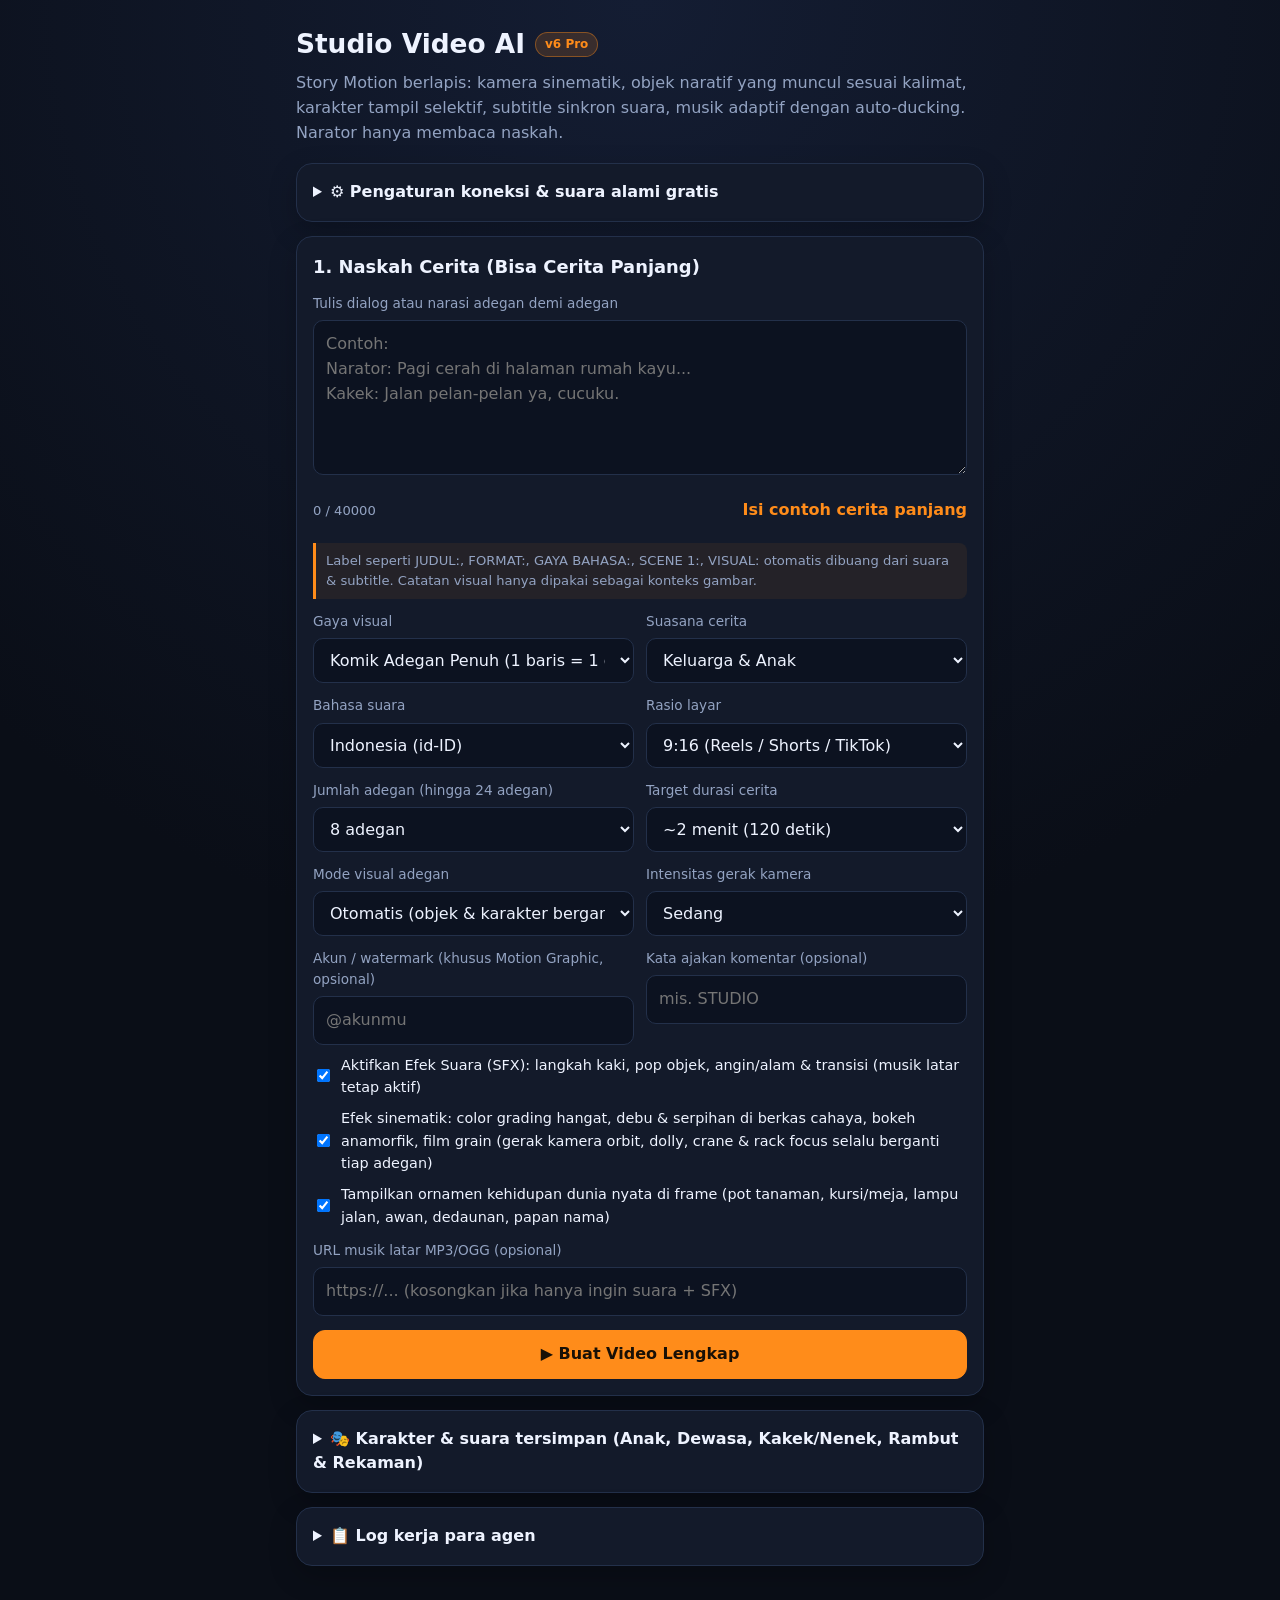
<file: index.html>
<!doctype html>
<html lang="id">
<head>
  <meta charset="utf-8">
  <meta name="viewport" content="width=device-width, initial-scale=1">
  <title>Studio Video AI v6 — Story Motion Sinematik</title>
  <link rel="stylesheet" href="style.css">
</head>
<body>
  <main class="app">
    <header>
      <h1>Studio Video AI <span class="badge">v6 Pro</span></h1>
      <p>Story Motion berlapis: kamera sinematik, objek naratif yang muncul sesuai kalimat, karakter tampil selektif, subtitle sinkron suara, musik adaptif dengan auto-ducking. Narator hanya membaca naskah.</p>
    </header>

    <section class="card error" id="errorBox" hidden>
      <p id="errorText"></p>
    </section>

    <details class="card" id="settings">
      <summary>⚙️ Pengaturan koneksi &amp; suara alami gratis</summary>
      <label for="workerUrl">URL Cloudflare Worker (opsional)</label>
      <input id="workerUrl" type="url" placeholder="https://nama-worker.akun.workers.dev">

      <label for="appToken">Token akses Worker (opsional)</label>
      <input id="appToken" type="password" placeholder="Kosongkan jika tidak memakai token">

      <label class="check">
        <input id="useBrowserSpeech" type="checkbox" checked>
        <span>Jika suara Worker gagal, tetap lanjut membuat video <b>tanpa suara</b> pada baris itu (bukan berhenti)</span>
      </label>

      <label for="bridgeUrl">Jembatan gambar lokal (opsional, mis. Antigravity CLI di Termux)</label>
      <input id="bridgeUrl" type="url" placeholder="http://127.0.0.1:8787">
      <p class="small">Jika diisi, gambar dicoba dulu lewat program di HP/PC Anda (lihat bridge.py). Jika gagal, otomatis lanjut ke Worker &amp; cadangan lain.</p>

      <label class="check">
        <input id="useGemini" type="checkbox" checked>
        <span>Pakai suara <b>Gemini (Google AI Studio)</b>: suara berbeda tiap tokoh + gaya sesuai emosi. Butuh <code>BRAIN_API_KEY</code> di Worker; jika gagal otomatis memakai Edge/Google. Pilih suara per tokoh di layar casting.</span>
      </label>
      <label class="check">
        <input id="autoWait" type="checkbox" checked>
        <span>Jika limit habis, <b>tunggu lalu lanjut otomatis</b> (tab &amp; layar harus tetap terbuka; layar dijaga tetap menyala)</span>
      </label>
      <label for="waitMax">Maksimal menunggu limit</label>
      <select id="waitMax">
        <option value="15">15 menit</option>
        <option value="60" selected>1 jam</option>
        <option value="180">3 jam</option>
        <option value="480">8 jam</option>
        <option value="reset">Sampai jatah harian reset (±07.00 WIB)</option>
      </select>

      <label for="imageModel">Mesin gambar latar (Workers AI)</label>
      <select id="imageModel">
        <option value="flux">FLUX schnell (cepat, seimbang)</option>
        <option value="lucid">Lucid Origin (detail, lebih bersih)</option>
        <option value="phoenix">Phoenix 1.0 (prompt akurat, ilustrasi)</option>
      </select>
      <p class="small">Jika model pilihan gagal, otomatis mencoba mesin lain di Worker, lalu AI Horde (Stable Diffusion gratis open source, langsung dari browser, antre lebih lambat), lalu Pollinations. SDXL Base, SDXL Lightning &amp; DreamShaper 8 sudah dihapus Cloudflare sejak 20 Nov 2026, pilihan lama otomatis dialihkan ke FLUX. Pada gaya Komik Adegan Penuh, tokoh dan aksi digambar langsung di dalam gambar. Pada gaya lain, latar dibuat tanpa orang agar tokoh digambar terpisah.</p>

      <div class="row">
        <button id="btnSaveSettings" type="button" class="ghost">Simpan</button>
        <button id="btnTest" type="button" class="ghost">Tes koneksi</button>
        <button id="btnTestImage" type="button" class="ghost">Uji gambar</button>
        <button id="btnClearVoices" type="button" class="ghost">Hapus karakter tersimpan</button>
      </div>
      <pre id="healthOut" class="small" hidden></pre>
      <img id="imgTest" alt="Gambar uji" hidden>
    </details>

    <section class="card">
      <h2>1. Naskah Cerita (Bisa Cerita Panjang)</h2>
      <label for="script">Tulis dialog atau narasi adegan demi adegan</label>
      <textarea id="script" maxlength="40000" placeholder="Contoh:
Narator: Pagi cerah di halaman rumah kayu...
Kakek: Jalan pelan-pelan ya, cucuku."></textarea>
      <div class="row between">
        <span class="small" id="counter">0 / 40000</span>
        <button id="btnSample" type="button" class="link">Isi contoh cerita panjang</button>
      </div>

      <p class="small" id="cleanNote">Label seperti JUDUL:, FORMAT:, GAYA BAHASA:, SCENE 1:, VISUAL: otomatis dibuang dari suara &amp; subtitle. Catatan visual hanya dipakai sebagai konteks gambar.</p>

      <div class="grid">
        <div>
          <label for="style">Gaya visual</label>
          <select id="style">
            <option value="komikpenuh" selected>Komik Adegan Penuh (1 baris = 1 gambar utuh: tokoh, aksi, latar)</option>
            <option value="stickman">Stickman 2D (banyak tokoh, emosi di wajah &amp; suara, tanpa gambar AI)</option>
            <option value="animasi3d">Animasi 3D Halus</option>
            <option value="soft">Buku Cerita Lembut</option>
            <option value="komik">Komik Garis Tegas</option>
            <option value="clay">Tanah Liat (Clay)</option>
            <option value="penanimasi">Sketsa Pena Animator (tangan menggambar tiap cerita &amp; masalah)</option>
            <option value="motiongfx">Motion Graphic Blueprint (penjelasan: teks + diagram)</option>
          </select>
        </div>
        <div>
          <label for="genre">Suasana cerita</label>
          <select id="genre">
            <option value="anak">Keluarga &amp; Anak</option>
            <option value="drama">Drama Kehidupan</option>
            <option value="komedi">Komedi Ringan</option>
            <option value="inspirasi">Inspiratif</option>
          </select>
        </div>
        <div>
          <label for="lang">Bahasa suara</label>
          <select id="lang">
            <option value="id">Indonesia (id-ID)</option>
            <option value="en">English (en-US / en-GB)</option>
          </select>
        </div>
        <div>
          <label for="ratio">Rasio layar</label>
          <select id="ratio">
            <option value="9:16">9:16 (Reels / Shorts / TikTok)</option>
            <option value="16:9">16:9 (YouTube / Landscape)</option>
            <option value="21:9">21:9 (Sinematik layar lebar)</option>
          </select>
        </div>
        <div>
          <label for="maxScenes">Jumlah adegan (hingga 24 adegan)</label>
          <select id="maxScenes">
            <option value="4">4 adegan</option>
            <option value="6">6 adegan</option>
            <option value="8" selected>8 adegan</option>
            <option value="12">12 adegan (cerita panjang)</option>
            <option value="18">18 adegan (film pendek penuh)</option>
            <option value="24">24 adegan (durasi panjang)</option>
            <option value="36">36 adegan (film panjang)</option>
            <option value="48">48 adegan (film penuh)</option>
          </select>
        </div>
        <div>
          <label for="targetSec">Target durasi cerita</label>
          <select id="targetSec">
            <option value="45">~45 detik</option>
            <option value="60">~60 detik</option>
            <option value="120" selected>~2 menit (120 detik)</option>
            <option value="180">~3 menit (180 detik)</option>
            <option value="300">~5 menit (300 detik — tanpa batas 60 dtk)</option>
            <option value="600">~10 menit (600 detik)</option>
            <option value="900">~15 menit (900 detik)</option>
            <option value="1800">~30 menit (film panjang)</option>
          </select>
        </div>
      </div>

      <div class="grid">
        <div>
          <label for="visualMode">Mode visual adegan</label>
          <select id="visualMode">
            <option value="auto" selected>Otomatis (objek &amp; karakter bergantian)</option>
            <option value="objek">Fokus objek &amp; ilustrasi (tanpa karakter)</option>
            <option value="campur">Objek + karakter saat bicara</option>
            <option value="karakter">Fokus karakter terus</option>
          </select>
        </div>
        <div>
          <label for="motion">Intensitas gerak kamera</label>
          <select id="motion">
            <option value="halus">Halus</option>
            <option value="sedang" selected>Sedang</option>
            <option value="dinamis">Dinamis</option>
          </select>
        </div>
      </div>

      <div class="grid">
        <div>
          <label for="mgHandle">Akun / watermark (khusus Motion Graphic, opsional)</label>
          <input id="mgHandle" type="text" maxlength="30" placeholder="@akunmu">
        </div>
        <div>
          <label for="mgCta">Kata ajakan komentar (opsional)</label>
          <input id="mgCta" type="text" maxlength="14" placeholder="mis. STUDIO">
        </div>
      </div>

      <label class="check">
        <input id="sfxEnabled" type="checkbox" checked>
        <span>Aktifkan Efek Suara (SFX): langkah kaki, pop objek, angin/alam &amp; transisi (musik latar tetap aktif)</span>
      </label>

      <label class="check">
        <input id="cineFx" type="checkbox" checked>
        <span>Efek sinematik: color grading hangat, debu &amp; serpihan di berkas cahaya, bokeh anamorfik, film grain (gerak kamera orbit, dolly, crane &amp; rack focus selalu berganti tiap adegan)</span>
      </label>

      <label class="check">
        <input id="realProps" type="checkbox" checked>
        <span>Tampilkan ornamen kehidupan dunia nyata di frame (pot tanaman, kursi/meja, lampu jalan, awan, dedaunan, papan nama)</span>
      </label>

      <label for="musicUrl">URL musik latar MP3/OGG (opsional)</label>
      <input id="musicUrl" type="url" placeholder="https://... (kosongkan jika hanya ingin suara + SFX)">

      <div class="row">
        <button id="btnStart" type="button" class="primary">▶ Buat Video Lengkap</button>
        <button id="btnResume" type="button" class="warn" hidden>↻ Lanjutkan</button>
      </div>
    </section>

    <section class="card" id="storyCard" hidden>
      <h2>1B. Storytelling &amp; Prompt Director</h2>
      <p class="small">Adegan otomatis lengkap dengan narasi, objek &amp; properti, Image Prompt, dan Motion Prompt siap salin.</p>
      <div id="storyScenes"></div>
    </section>

    <details class="card" id="library">
      <summary>🎭 Karakter &amp; suara tersimpan (Anak, Dewasa, Kakek/Nenek, Rambut &amp; Rekaman)</summary>
      <p class="small">Atur nama, kategori usia (Anak Laki-laki, Anak Perempuan, Dewasa Pria, Dewasa Wanita, Kakek, Nenek), gaya rambut (Pendek, Panjang, Botak, Kuncir, Bob, Sanggul, Uban), pakaian, suara TTS alami, atau rekaman suara sendiri.</p>
      <div class="creator" id="creator">
        <h3>➕ Buat karakter baru</h3>
        <div id="creatorBody"></div>
      </div>
      <label class="check">
        <input id="skipCast" type="checkbox">
        <span>Lewati layar casting jika semua tokoh sudah tersimpan</span>
      </label>
      <p class="small" id="libEmpty">Belum ada karakter tersimpan di perangkat ini.</p>
      <div id="libList"></div>
    </details>

    <section class="card" id="castCard" hidden>
      <h2>2. Casting Tokoh, Gaya Rambut &amp; Suara</h2>
      <p class="small">Sesuaikan setiap tokoh sebelum video direkam. Rekaman suara atau unggah audio akan diprioritaskan otomatis.</p>
      <div id="castList"></div>
      <div class="row">
        <button id="btnLockAll" type="button" class="ghost">Simpan semua</button>
        <button id="btnCastDone" type="button" class="primary">Lanjutkan produksi</button>
      </div>
    </section>

    <section class="card" id="progressCard" hidden>
      <h2>Progres produksi</h2>
      <ol id="steps" class="steps"></ol>
      <p id="detail" class="small"></p>
      <canvas id="stage" hidden></canvas>
    </section>

    <section class="card" id="resultCard" hidden>
      <h2>✅ Video selesai</h2>
      <video id="player" controls playsinline preload="metadata"></video>
      <div class="row">
        <a id="btnDownload" class="btn primary">⬇ Unduh video</a>
        <a id="btnSrt" class="btn" hidden>⬇ Unduh SRT</a>
        <a id="btnWav" class="btn" href="#" hidden>⬇ Unduh suara (WAV)</a>
      </div>
    </section>

    <details class="card">
      <summary>📋 Log kerja para agen</summary>
      <pre id="log" class="small"></pre>
    </details>
  </main>
  <script src="pen.js?v=70"></script>
  <script src="script.js?v=70"></script>
</body>
</html>
</file>
<file: style.css>
:root {
  --bg: #0a0e17;
  --card: #131a2a;
  --line: #23304a;
  --text: #eef3ff;
  --muted: #93a3c2;
  --accent: #ff8c1a;
  --ok: #36d399;
  --bad: #ff5d6c;
}
* { box-sizing: border-box; }
html { -webkit-text-size-adjust: 100%; }
body {
  margin: 0;
  background: radial-gradient(circle at top, #141d33 0%, var(--bg) 55%);
  color: var(--text);
  font: 16px/1.55 system-ui, -apple-system, "Segoe UI", Roboto, sans-serif;
}
.app { max-width: 720px; margin: 0 auto; padding: 18px 16px 56px; }
header h1 { margin: 6px 0 6px; font-size: 1.65rem; display: flex; align-items: center; gap: 10px; flex-wrap: wrap; }
.badge { font-size: .75rem; background: rgba(255,140,26,.16); color: var(--accent); border: 1px solid rgba(255,140,26,.4); padding: 2px 9px; border-radius: 999px; }
header p { margin: 0 0 18px; color: var(--muted); }
h2 { margin: 0 0 10px; font-size: 1.12rem; }

.card {
  background: var(--card);
  border: 1px solid var(--line);
  border-radius: 16px;
  padding: 16px;
  margin-bottom: 14px;
  box-shadow: 0 10px 28px rgba(0,0,0,.22);
}
.card.error { border-color: var(--bad); background: #24131b; }
.card.error p { white-space: pre-wrap; margin: 0; color: #ffd4d8; }
summary { cursor: pointer; font-weight: 600; }

label { display: block; margin: 12px 0 6px; font-size: .85rem; color: var(--muted); }
input, select, textarea {
  width: 100%;
  padding: 11px 12px;
  border-radius: 10px;
  border: 1px solid var(--line);
  background: #0c1220;
  color: var(--text);
  font: inherit;
}
textarea { resize: vertical; min-height: 155px; }
input:focus, select:focus, textarea:focus { outline: 2px solid var(--accent); outline-offset: 0; }

.grid { display: grid; grid-template-columns: 1fr 1fr; gap: 0 12px; }
@media (max-width: 520px) { .grid { grid-template-columns: 1fr; } }
.row { display: flex; gap: 10px; margin-top: 14px; flex-wrap: wrap; }
.row.between { justify-content: space-between; align-items: center; margin-top: 6px; }
.small { font-size: .82rem; color: var(--muted); }
pre.small { white-space: pre-wrap; word-break: break-word; margin: 10px 0 0; max-height: 280px; overflow: auto; font-family: ui-monospace, Menlo, monospace; }

button, .btn {
  appearance: none;
  border: 1px solid var(--line);
  background: transparent;
  color: var(--text);
  padding: 11px 15px;
  border-radius: 12px;
  font: inherit;
  font-weight: 600;
  cursor: pointer;
  text-decoration: none;
  text-align: center;
}
button:hover, .btn:hover { border-color: #3b4f78; }
button:disabled { opacity: .5; cursor: not-allowed; }
.primary { background: var(--accent); border-color: var(--accent); color: #191006; flex: 1; }
.warn { background: #ffb020; border-color: #ffb020; color: #191006; flex: 1; }
.ghost { background: rgba(255,255,255,.02); }
.link { background: none; border: none; color: var(--accent); padding: 4px 0; font-weight: 600; }

.steps { list-style: none; margin: 0; padding: 0; }
.steps li { display: flex; align-items: center; gap: 10px; padding: 8px 0; border-bottom: 1px solid var(--line); }
.steps li:last-child { border-bottom: 0; }
.steps .ico { width: 22px; height: 22px; flex: none; border-radius: 50%; border: 2px solid var(--line); display: grid; place-items: center; font-size: .8rem; }
.steps .name { flex: 1; font-size: .92rem; }
.steps .st { font-size: .8rem; color: var(--muted); text-align: right; }
.steps li.run .ico { border-color: var(--accent); border-top-color: transparent; animation: spin 1s linear infinite; }
.steps li.done .ico { background: var(--ok); border-color: var(--ok); color: #05261b; }
.steps li.fail .ico { background: var(--bad); border-color: var(--bad); color: #fff; }
.steps li.fail .st { color: var(--bad); }
@keyframes spin { to { transform: rotate(360deg); } }

#stage { display: block; width: 100%; max-height: 64vh; object-fit: contain; margin-top: 12px; border-radius: 12px; background: #000; }
#stage[hidden] { display: none; }
video { width: 100%; max-height: 70vh; border-radius: 12px; background: #000; }

.cast-item { border: 1px solid var(--line); border-radius: 14px; padding: 12px; margin: 12px 0; background: #0d1322; }
.cast-item.locked { border-color: var(--ok); }
.cast-head { display: flex; align-items: center; gap: 10px; list-style: none; flex-wrap: wrap; }
.cast-head::-webkit-details-marker { display: none; }
.cast-head strong { flex: 1; font-size: 1.04rem; }
.cast-head .dot { width: 18px; height: 18px; border-radius: 50%; flex: none; border: 2px solid rgba(255,255,255,.25); }
.cast-head .small { flex-basis: 100%; margin-top: -2px; }
.cast-item .lockbtn { padding: 7px 11px; font-size: .82rem; }
.cast-item.locked .lockbtn { border-color: var(--ok); color: var(--ok); }
.cast-item input[type="range"] { padding: 0; accent-color: var(--accent); }
.cast-item .row { margin-top: 10px; }

.cast-body { margin-top: 10px; }
.look-row { display: flex; flex-direction: column; gap: 10px; align-items: stretch; }
.cast-prev { width: 160px; height: 240px; border-radius: 12px; border: 1px solid var(--line); align-self: center; }
.look-fields { width: 100%; }
.look-fields .grid { grid-template-columns: 1fr 1fr; }
input[type="color"] { padding: 2px; height: 42px; }
label.check { display: flex; align-items: center; gap: 8px; margin: 9px 0; color: var(--text); font-size: .9rem; }
label.check input { width: auto; }
#library .cast-item { margin: 10px 0; }

.rec-status { font-size: .82rem; color: var(--ok); margin-top: 6px; }
.rec-status.recording { color: var(--bad); font-weight: 600; }
.prompt-line { margin-top: 8px; padding: 8px 10px; border-radius: 8px; background: #090d17; border: 1px solid var(--line); font-size: .82rem; color: var(--text); word-break: break-word; }

.creator { border: 1px dashed var(--line); border-radius: 14px; padding: 12px; margin: 12px 0; background: #0d1322; }
.creator h3 { margin: 0 0 4px; font-size: 1rem; }
.creator .row > button { flex: 1 1 140px; }

#imgTest { display: block; width: 100%; max-width: 320px; margin-top: 10px; border-radius: 12px; border: 1px solid var(--line); }
#imgTest[hidden] { display: none; }

/* ---- v6: kontrol Story Motion & kenyamanan HP ---- */
button, .btn { min-height: 44px; }
select { min-height: 44px; }
#cleanNote { margin: 10px 0 0; padding: 8px 10px; border-left: 3px solid var(--accent); background: rgba(255,140,26,.07); border-radius: 0 8px 8px 0; }
.card + .card { margin-top: 14px; }
#storyScenes .cast-item strong { display: block; margin-bottom: 4px; }
@media (max-width: 520px) {
  .app { padding: 14px 12px 48px; }
  header h1 { font-size: 1.4rem; }
  .row > button, .row > .btn { flex: 1 1 140px; }
}
@media (prefers-reduced-motion: reduce) {
  .steps li.run .ico { animation: none; }
}
</file>
